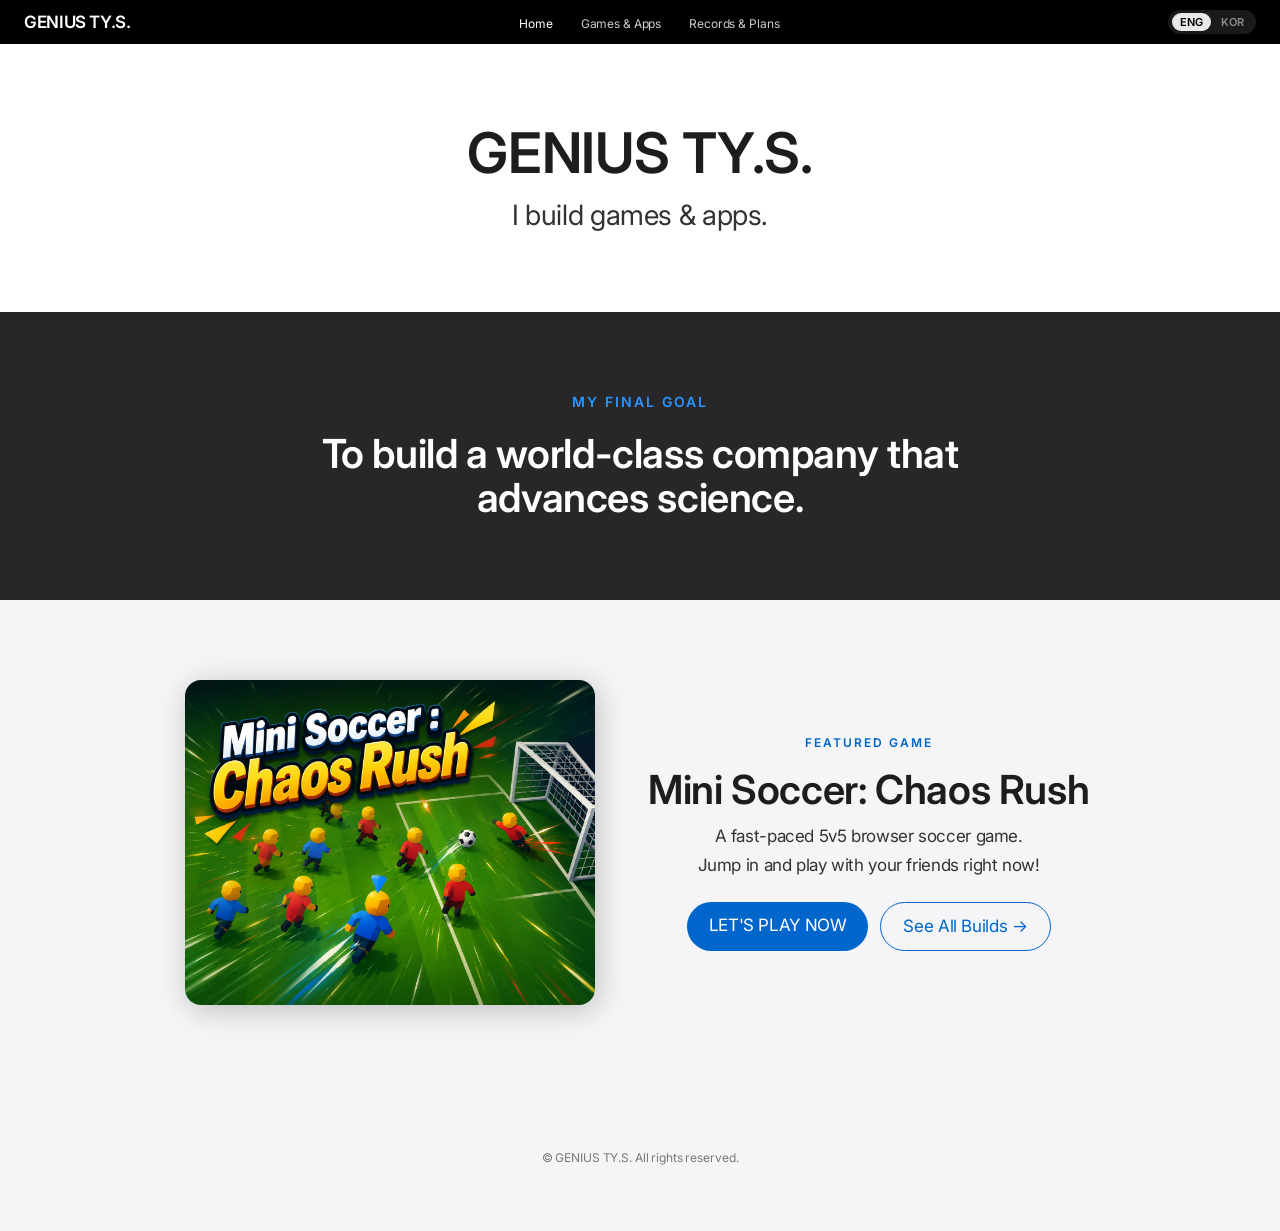
<file: index.html>
<!DOCTYPE html>
<html lang="en">
<head>
  <meta charset="UTF-8" />
  <meta name="viewport" content="width=device-width, initial-scale=1.0" />
  <title>GENIUS TY.S.</title>
  <link rel="stylesheet" href="style.css" />
</head>
<body>

  <!-- Global Nav -->
  <nav class="global-nav">
    <a class="nav-logo" href="index.html">GENIUS TY.S.</a>
    <ul class="nav-links">
      <li><a href="index.html" class="active" data-i18n="nav_home">Home</a></li>
      <li><a href="games.html" data-i18n="nav_games">Games & Apps</a></li>
      <li><a href="records.html" data-i18n="nav_records">Records & Plans</a></li>
    </ul>
    <div class="nav-right">
      <div class="lang-toggle">
        <button class="lang-btn" data-lang="en">ENG</button>
        <button class="lang-btn" data-lang="ko">KOR</button>
      </div>
      <button class="nav-hamburger" id="hamburger" aria-label="Menu">
        <span></span><span></span><span></span>
      </button>
    </div>
  </nav>

  <!-- Mobile menu -->
  <div class="mobile-menu" id="mobile-menu">
    <a href="index.html" data-i18n="nav_home">Home</a>
    <a href="games.html" data-i18n="nav_games">Games & Apps</a>
    <a href="records.html" data-i18n="nav_records">Records & Plans</a>
  </div>

  <main>

    <!-- Hero tile (light) -->
    <section class="tile tile-light">
      <p class="hero-display">GENIUS TY.S.</p>
      <p class="lead" style="color: var(--ink-muted-80); margin-top: 16px;" data-i18n="hero_sub">I build games & apps.</p>
    </section>

    <!-- Goal tile (dark) -->
    <section class="tile tile-dark">
      <p class="goal-eyebrow" data-i18n="goal_eyebrow">My Final Goal</p>
      <p class="display-lg" style="max-width: 680px; word-break: keep-all;" data-i18n="goal_text">To build a world-class company that advances science.</p>
    </section>

    <!-- Featured game tile (parchment) -->
    <section class="tile tile-parchment">
      <div class="featured-layout">
        <img src="assets/screenshots/mini-soccer.png" alt="Mini Soccer: Chaos Rush" class="featured-img">
        <div class="featured-content">
          <p class="featured-tag" data-i18n="featured_tag">Featured Game</p>
          <p class="display-lg" style="margin-bottom: 12px;">Mini Soccer: Chaos Rush</p>
          <p class="body-text" style="color: var(--ink-muted-80);" data-i18n="featured_desc1">A fast-paced 5v5 browser soccer game.</p>
          <p class="body-text" style="color: var(--ink-muted-80); margin-top: 4px;" data-i18n="featured_desc2">Jump in and play with your friends right now!</p>
          <div class="cta-group">
            <a href="https://buoshllim.itch.io/mini-soccer-chaos-rush" target="_blank" class="btn-primary" data-i18n="featured_cta">LET'S PLAY NOW</a>
            <a href="games.html" class="btn-secondary" data-i18n="featured_all">See All Games →</a>
          </div>
        </div>
      </div>
    </section>

  </main>

  <footer>
    <p data-i18n="footer">© GENIUS TY.S. All rights reserved.</p>
  </footer>

  <script src="js/i18n.js"></script>
  <script>
    initLang();

    // Hamburger
    const hamburger = document.getElementById('hamburger');
    const mobileMenu = document.getElementById('mobile-menu');
    hamburger.addEventListener('click', () => {
      mobileMenu.classList.toggle('open');
    });
  </script>
</body>
</html>
</file>
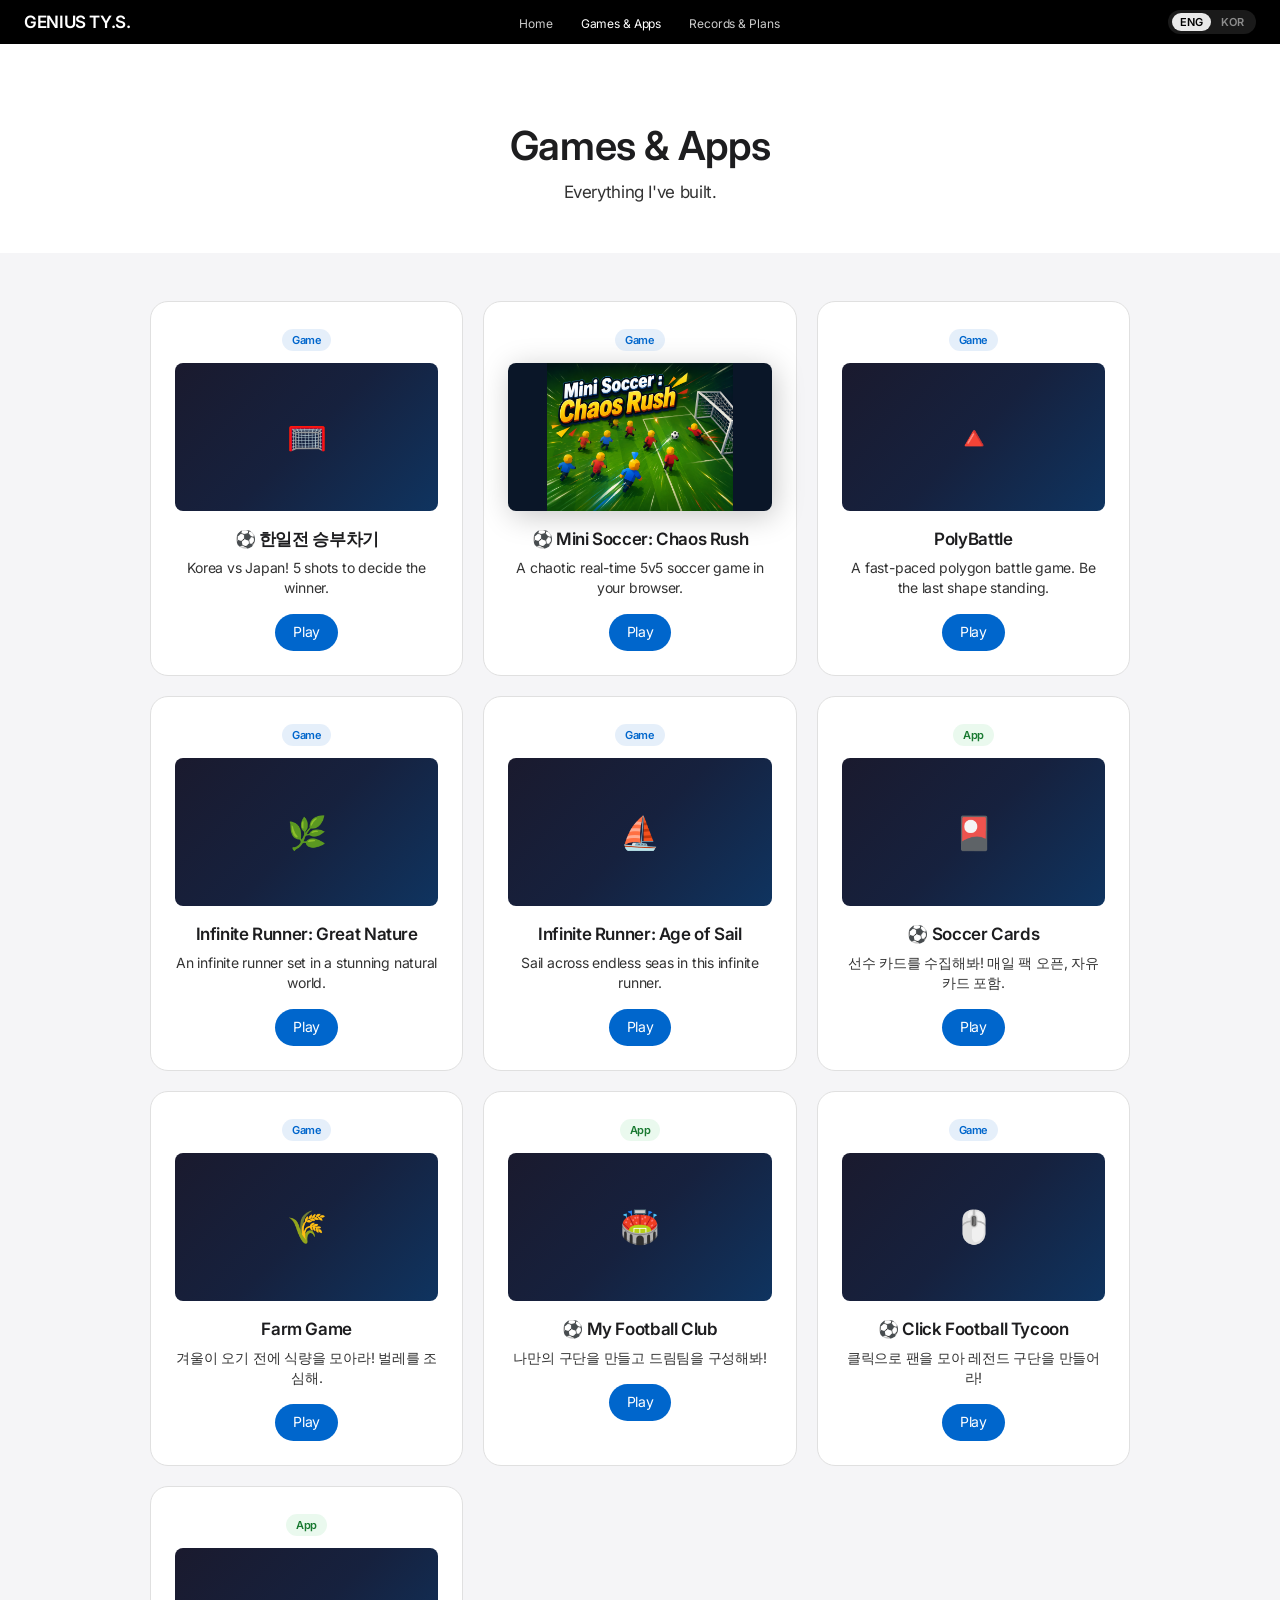
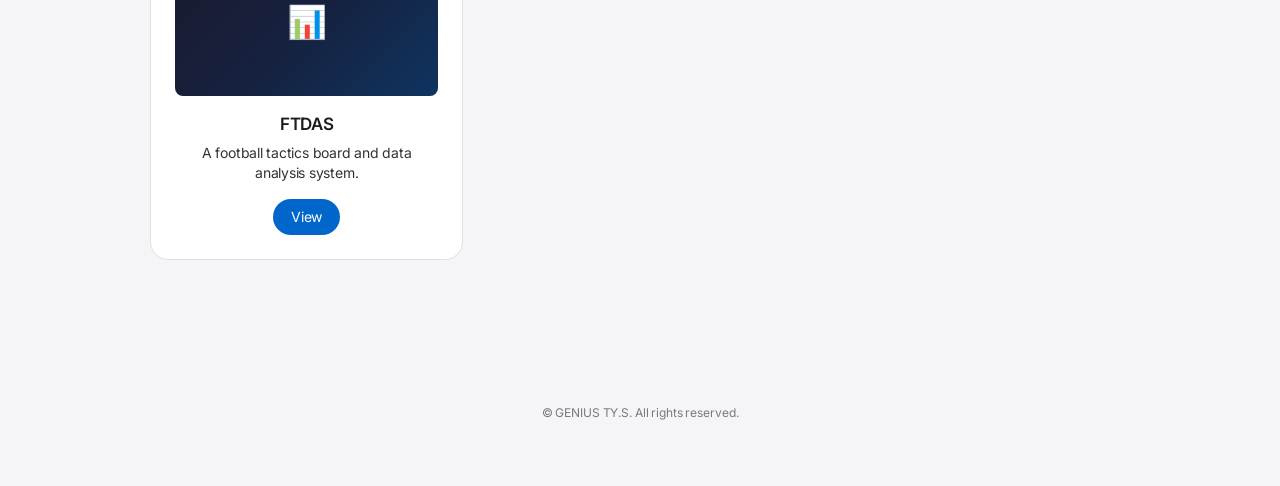
<file: games.html>
<!DOCTYPE html>
<html lang="en">
<head>
  <meta charset="UTF-8" />
  <meta name="viewport" content="width=device-width, initial-scale=1.0" />
  <title>Games & Apps — GENIUS TY.S.</title>
  <link rel="stylesheet" href="style.css" />
</head>
<body>

  <!-- Global Nav -->
  <nav class="global-nav">
    <a class="nav-logo" href="index.html">GENIUS TY.S.</a>
    <ul class="nav-links">
      <li><a href="index.html" data-i18n="nav_home">Home</a></li>
      <li><a href="games.html" class="active" data-i18n="nav_games">Games & Apps</a></li>
      <li><a href="records.html" data-i18n="nav_records">Records & Plans</a></li>
    </ul>
    <div class="nav-right">
      <div class="lang-toggle">
        <button class="lang-btn" data-lang="en">ENG</button>
        <button class="lang-btn" data-lang="ko">KOR</button>
      </div>
      <button class="nav-hamburger" id="hamburger" aria-label="Menu">
        <span></span><span></span><span></span>
      </button>
    </div>
  </nav>

  <!-- Mobile menu -->
  <div class="mobile-menu" id="mobile-menu">
    <a href="index.html" data-i18n="nav_home">Home</a>
    <a href="games.html" data-i18n="nav_games">Games & Apps</a>
    <a href="records.html" data-i18n="nav_records">Records & Plans</a>
  </div>

  <main>

    <!-- Header tile -->
    <section class="tile tile-light" style="padding-bottom: 48px;">
      <h1 class="display-lg" data-i18n="games_title">Games & Apps</h1>
      <p class="body-text" style="color: var(--ink-muted-80); margin-top: 12px;" data-i18n="games_sub">Everything I've built.</p>
    </section>

    <!-- Games grid tile -->
    <section class="tile tile-parchment" style="padding-top: 48px;">
      <div class="grid-3" id="games-grid">

        <!-- 한일전 승부차기 -->
        <div class="card">
          <span class="tag tag-game" data-i18n="tag_game">Game</span>
          <div class="card-placeholder">🥅</div>
          <h3>⚽ 한일전 승부차기</h3>
          <p data-i18n="penalty_desc">한국 vs 일본! 5번의 슛으로 승부를 결정하라.</p>
          <a href="https://ty-soccer-hub.vercel.app/games/penalty-shootout/" target="_blank" class="btn-primary" style="font-size:14px; padding: 8px 18px;" data-i18n="play_btn">Play</a>
        </div>

        <!-- Mini Soccer: Chaos Rush -->
        <div class="card">
          <span class="tag tag-game" data-i18n="tag_game">Game</span>
          <img src="assets/screenshots/mini-soccer.png" alt="Mini Soccer: Chaos Rush">
          <h3>⚽ Mini Soccer: Chaos Rush</h3>
          <p data-i18n="mini_soccer_desc">A chaotic real-time 5v5 soccer game in your browser.</p>
          <a href="https://buoshllim.itch.io/mini-soccer-chaos-rush" target="_blank" class="btn-primary" style="font-size:14px; padding: 8px 18px;" data-i18n="play_btn">Play</a>
        </div>

        <!-- PolyBattle -->
        <div class="card">
          <span class="tag tag-game" data-i18n="tag_game">Game</span>
          <div class="card-placeholder">🔺</div>
          <h3>PolyBattle</h3>
          <p data-i18n="polybattle_desc">A fast-paced polygon battle game.</p>
          <a href="https://buoshllim.itch.io/polybattle" target="_blank" class="btn-primary" style="font-size:14px; padding: 8px 18px;">Play</a>
        </div>

        <!-- Infinite Runner: Great Nature -->
        <div class="card">
          <span class="tag tag-game" data-i18n="tag_game">Game</span>
          <div class="card-placeholder">🌿</div>
          <h3>Infinite Runner: Great Nature</h3>
          <p data-i18n="great_nature_desc">An infinite runner set in a stunning natural world.</p>
          <a href="https://buoshllim.itch.io/infinite-runner-great-nature" target="_blank" class="btn-primary" style="font-size:14px; padding: 8px 18px;">Play</a>
        </div>

        <!-- Infinite Runner: Age of Sail -->
        <div class="card">
          <span class="tag tag-game" data-i18n="tag_game">Game</span>
          <div class="card-placeholder">⛵</div>
          <h3>Infinite Runner: Age of Sail</h3>
          <p data-i18n="age_of_sail_desc">Sail across endless seas in this infinite runner.</p>
          <a href="https://infinite-runner-sail.vercel.app/" target="_blank" class="btn-primary" style="font-size:14px; padding: 8px 18px;">Play</a>
        </div>

        <!-- Soccer Cards -->
        <div class="card">
          <span class="tag tag-app" data-i18n="tag_app">App</span>
          <div class="card-placeholder">🎴</div>
          <h3>⚽ Soccer Cards</h3>
          <p>선수 카드를 수집해봐! 매일 팩 오픈, 자유카드 포함.</p>
          <a href="https://ty-soccer-hub.vercel.app/apps/soccer-cards/" target="_blank" class="btn-primary" style="font-size:14px; padding: 8px 18px;">Play</a>
        </div>

        <!-- Farm Game -->
        <div class="card">
          <span class="tag tag-game" data-i18n="tag_game">Game</span>
          <div class="card-placeholder">🌾</div>
          <h3>Farm Game</h3>
          <p>겨울이 오기 전에 식량을 모아라! 벌레를 조심해.</p>
          <a href="https://ty-mini-game-hub.vercel.app/farm-game/" target="_blank" class="btn-primary" style="font-size:14px; padding: 8px 18px;">Play</a>
        </div>

        <!-- My Football Club -->
        <div class="card">
          <span class="tag tag-app" data-i18n="tag_app">App</span>
          <div class="card-placeholder">🏟️</div>
          <h3>⚽ My Football Club</h3>
          <p>나만의 구단을 만들고 드림팀을 구성해봐!</p>
          <a href="https://ty-soccer-hub.vercel.app/apps/my-football-club/" target="_blank" class="btn-primary" style="font-size:14px; padding: 8px 18px;" data-i18n="play_btn">Play</a>
        </div>

        <!-- Click Football Tycoon -->
        <div class="card">
          <span class="tag tag-game" data-i18n="tag_game">Game</span>
          <div class="card-placeholder">🖱️</div>
          <h3>⚽ Click Football Tycoon</h3>
          <p>클릭으로 팬을 모아 레전드 구단을 만들어라!</p>
          <a href="https://ty-soccer-hub.vercel.app/games/click-football-tycoon/" target="_blank" class="btn-primary" style="font-size:14px; padding: 8px 18px;" data-i18n="play_btn">Play</a>
        </div>

        <!-- FTDAS -->
        <div class="card">
          <span class="tag tag-app" data-i18n="tag_app">App</span>
          <div class="card-placeholder">📊</div>
          <h3>FTDAS</h3>
          <p data-i18n="ftdas_desc">A football tactics board and data analysis system.</p>
          <a href="https://ftdas.vercel.app/" target="_blank" class="btn-primary" style="font-size:14px; padding: 8px 18px;">View</a>
        </div>

      </div>
    </section>

  </main>

  <footer>
    <p data-i18n="footer">© GENIUS TY.S. All rights reserved.</p>
  </footer>

  <script src="js/i18n.js"></script>
  <script>
    initLang();

    const hamburger = document.getElementById('hamburger');
    const mobileMenu = document.getElementById('mobile-menu');
    hamburger.addEventListener('click', () => {
      mobileMenu.classList.toggle('open');
    });
  </script>
</body>
</html>
</file>
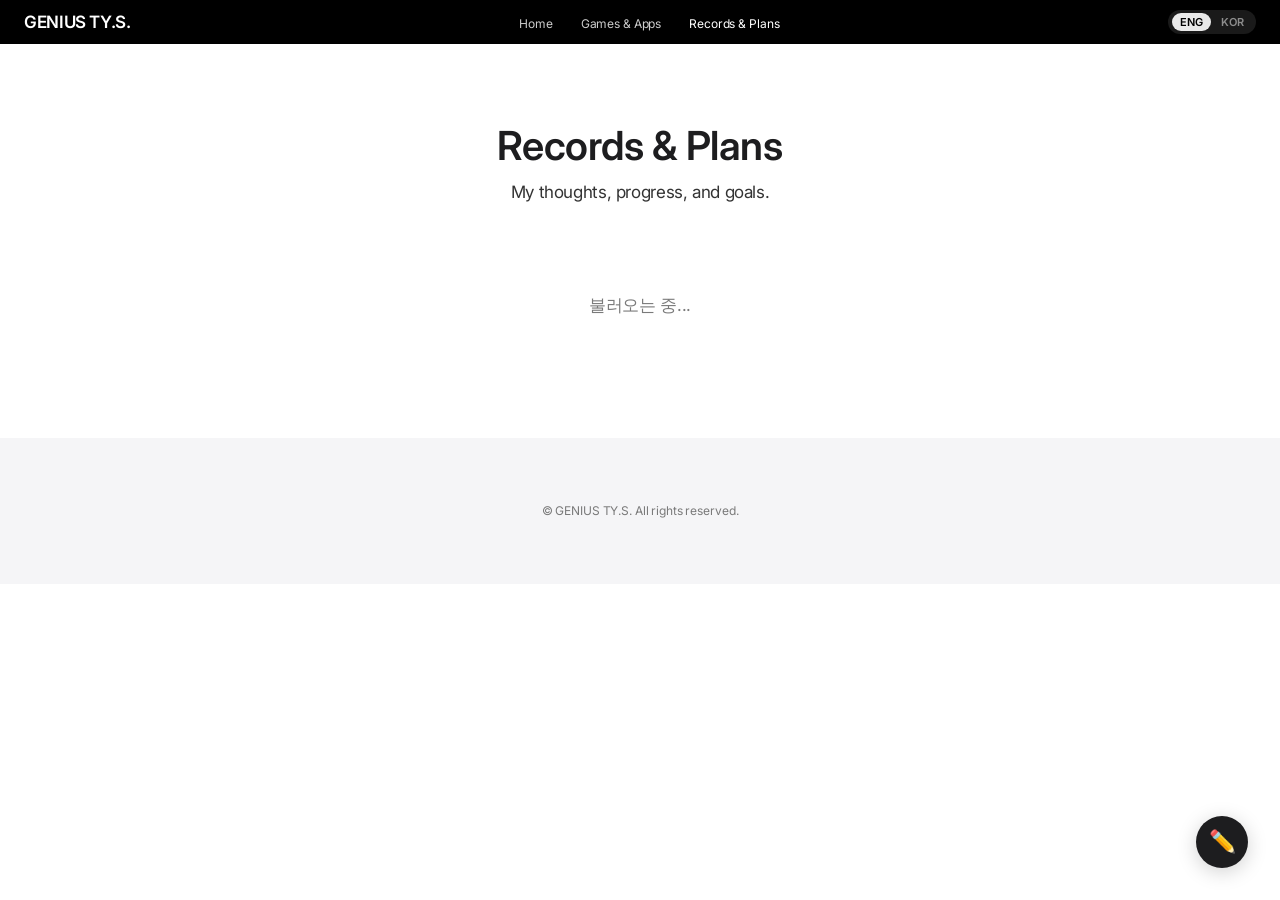
<file: records.html>
<!DOCTYPE html>
<html lang="en">
<head>
  <meta charset="UTF-8" />
  <meta name="viewport" content="width=device-width, initial-scale=1.0" />
  <title>Records & Plans — GENIUS TY.S.</title>
  <link rel="stylesheet" href="style.css" />
  <style>
    /* Floating write button */
    .fab {
      position: fixed;
      bottom: 32px;
      right: 32px;
      width: 52px;
      height: 52px;
      border-radius: 50%;
      background: var(--ink);
      color: #fff;
      border: none;
      font-size: 22px;
      cursor: pointer;
      box-shadow: 0 4px 20px rgba(0,0,0,0.18);
      display: flex;
      align-items: center;
      justify-content: center;
      transition: transform 0.15s, background 0.15s;
      z-index: 50;
    }
    .fab:hover { background: var(--primary); transform: scale(1.08); }
    .fab:active { transform: scale(0.95); }

    /* Modal overlay */
    .modal-overlay {
      position: fixed;
      inset: 0;
      background: rgba(0,0,0,0.5);
      backdrop-filter: blur(8px);
      z-index: 150;
      display: flex;
      align-items: flex-end;
      justify-content: center;
      opacity: 0;
      pointer-events: none;
      transition: opacity 0.25s;
    }
    .modal-overlay.open {
      opacity: 1;
      pointer-events: all;
    }
    .modal-box {
      background: var(--canvas);
      width: 100%;
      max-width: 680px;
      max-height: 92vh;
      overflow-y: auto;
      border-radius: 20px 20px 0 0;
      padding: 28px 28px 48px;
      transform: translateY(100%);
      transition: transform 0.3s cubic-bezier(0.32,0.72,0,1);
    }
    .modal-overlay.open .modal-box {
      transform: translateY(0);
    }
    .modal-handle {
      width: 36px;
      height: 4px;
      background: var(--hairline);
      border-radius: 2px;
      margin: 0 auto 24px;
    }
    .modal-title {
      font-size: 21px;
      font-weight: 600;
      margin-bottom: 24px;
      letter-spacing: -0.374px;
    }

    /* Form */
    .form-group { margin-bottom: 18px; }
    .form-group label { display: block; font-size: 11px; font-weight: 600; letter-spacing: 1px; text-transform: uppercase; color: var(--ink-muted-48); margin-bottom: 6px; }
    .form-group input, .form-group select, .form-group textarea {
      width: 100%; background: var(--canvas-parchment); border: 1px solid var(--hairline);
      border-radius: 8px; padding: 11px 14px; font-family: var(--font); font-size: 16px;
      color: var(--ink); outline: none; transition: border-color 0.2s;
    }
    .form-group input:focus, .form-group select:focus, .form-group textarea:focus { border-color: var(--primary); }
    .form-group textarea { min-height: 200px; resize: vertical; line-height: 1.6; }
    .form-row { display: flex; gap: 12px; }
    .form-row .form-group { flex: 1; }
    .status-msg { margin-top: 10px; padding: 10px 14px; border-radius: 8px; font-size: 13px; display: none; }
    .status-ok  { background: rgba(52,199,89,0.1);  color: #1a7a32; }
    .status-err { background: rgba(255,59,48,0.1);  color: #c0392b; }

    /* Password screen inside modal */
    .pw-screen { text-align: center; padding: 20px 0; }
    .pw-screen h3 { font-size: 18px; font-weight: 600; margin-bottom: 8px; }
    .pw-screen p  { font-size: 14px; color: var(--ink-muted-80); margin-bottom: 20px; }
    .pw-screen input {
      width: 100%; background: var(--canvas-parchment); border: 1px solid var(--hairline);
      border-radius: 8px; padding: 12px; font-family: var(--font); font-size: 20px;
      text-align: center; letter-spacing: 6px; outline: none; margin-bottom: 12px;
    }
    .pw-screen input:focus { border-color: var(--primary); }
    .pw-error { color: #c0392b; font-size: 13px; margin-top: 6px; display: none; }
  </style>
</head>
<body>

  <nav class="global-nav">
    <a class="nav-logo" href="index.html">GENIUS TY.S.</a>
    <ul class="nav-links">
      <li><a href="index.html" data-i18n="nav_home">Home</a></li>
      <li><a href="games.html" data-i18n="nav_games">Games & Apps</a></li>
      <li><a href="records.html" class="active" data-i18n="nav_records">Records & Plans</a></li>
    </ul>
    <div class="nav-right">
      <div class="lang-toggle">
        <button class="lang-btn" data-lang="en">ENG</button>
        <button class="lang-btn" data-lang="ko">KOR</button>
      </div>
      <button class="nav-hamburger" id="hamburger" aria-label="Menu">
        <span></span><span></span><span></span>
      </button>
    </div>
  </nav>

  <div class="mobile-menu" id="mobile-menu">
    <a href="index.html" data-i18n="nav_home">Home</a>
    <a href="games.html" data-i18n="nav_games">Games & Apps</a>
    <a href="records.html" data-i18n="nav_records">Records & Plans</a>
  </div>

  <main>
    <section class="tile tile-light">
      <h1 class="display-lg" data-i18n="records_title">Records & Plans</h1>
      <p class="body-text" style="color:var(--ink-muted-80);margin-top:12px;" data-i18n="records_sub">My thoughts, progress, and goals.</p>
      <div class="post-list" id="post-list" style="margin-top:48px;">
        <p style="color:var(--ink-muted-48);padding:40px 0;">불러오는 중...</p>
      </div>
      <div id="pagination" style="display:none;align-items:center;gap:20px;justify-content:center;margin-top:32px;">
        <button id="pg-prev" class="btn-secondary" style="padding:8px 20px;font-size:14px;" onclick="goPage(-1)">← 이전</button>
        <span id="pg-info" style="font-size:14px;color:var(--ink-muted-48);min-width:48px;text-align:center;"></span>
        <button id="pg-next" class="btn-secondary" style="padding:8px 20px;font-size:14px;" onclick="goPage(1)">다음 →</button>
      </div>
    </section>
  </main>

  <footer><p data-i18n="footer">© GENIUS TY.S. All rights reserved.</p></footer>

  <!-- Floating write button -->
  <button class="fab" id="fab" title="글 쓰기">✏️</button>

  <!-- Write modal -->
  <div class="modal-overlay" id="modal-overlay">
    <div class="modal-box">
      <div class="modal-handle"></div>

      <!-- Password screen -->
      <div id="pw-screen" class="pw-screen" style="display:none;">
        <h3>🔒 비밀번호</h3>
        <p>GENIUS TY.S.만 들어올 수 있어!</p>
        <input type="password" id="pw-input" placeholder="••••••" onkeydown="if(event.key==='Enter')checkPw()" />
        <button class="btn-primary" style="width:100%;padding:12px;" onclick="checkPw()">입장!</button>
        <p class="pw-error" id="pw-error">❌ 비밀번호가 틀렸어!</p>
      </div>

      <!-- Write form -->
      <div id="write-form" style="display:none;">
        <div class="modal-title">✏️ 새 글 쓰기</div>

        <div class="form-group">
          <label>종류</label>
          <div style="display:flex;gap:20px;padding:6px 0;">
            <label style="display:flex;align-items:center;gap:7px;cursor:pointer;white-space:nowrap;">
              <input type="radio" name="category" id="cat-record" value="record" checked />
              <span style="font-size:15px;">기록</span>
            </label>
            <label style="display:flex;align-items:center;gap:7px;cursor:pointer;white-space:nowrap;">
              <input type="radio" name="category" id="cat-plan" value="plan" />
              <span style="font-size:15px;">계획 & 목표</span>
            </label>
          </div>
        </div>

        <div class="form-group">
          <label>제목 (한국어)</label>
          <input type="text" id="title-ko" placeholder="글 제목" />
        </div>

        <div class="form-group">
          <label>내용 (한국어)</label>
          <textarea id="content-ko"></textarea>
        </div>

        <hr style="border:none;border-top:1px solid var(--hairline);margin:4px 0 18px;" />

        <div class="form-group">
          <label>제목 (영어) <span id="title-en-status" style="font-weight:400;letter-spacing:0;color:var(--primary);font-size:11px;"></span></label>
          <input type="text" id="title-en" placeholder="한국어로 작성하고 1초 멈추면 자동 번역 돼!" />
        </div>

        <div class="form-group">
          <label>내용 (영어) <span id="en-status" style="font-weight:400;letter-spacing:0;color:var(--primary);font-size:11px;"></span></label>
          <textarea id="content-en" placeholder="한국어로 작성하고 1초 멈추면 자동 번역 돼!" style="min-height:200px;"></textarea>
        </div>

        <div style="display:flex;gap:12px;">
          <button class="btn-primary" id="submit-btn" onclick="submitPost()" style="flex:1;padding:12px;border:none;cursor:pointer;">🚀 올리기</button>
          <button class="btn-secondary" onclick="closeModal()" style="padding:12px 20px;cursor:pointer;">닫기</button>
        </div>
        <div class="status-msg" id="status-msg"></div>
      </div>
    </div>
  </div>

  <script src="js/i18n.js"></script>
  <script src="js/db.js"></script>
  <script>
    const SESSION_KEY = 'geniustys_auth';
    const PW_KEY = 'geniustys_pw';

    // Post list with pagination
    const PAGE_SIZE = 10;
    let allPosts = [];
    let currentPage = 1;

    function renderPage() {
      const el = document.getElementById('post-list');
      if (!allPosts.length) {
        el.innerHTML = `<p style="color:var(--ink-muted-48);padding:40px 0;">${t('records_empty')}</p>`;
        document.getElementById('pagination').style.display = 'none';
        return;
      }
      const totalPages = Math.ceil(allPosts.length / PAGE_SIZE);
      const start = (currentPage - 1) * PAGE_SIZE;
      const page = allPosts.slice(start, start + PAGE_SIZE);

      el.innerHTML = page.map(post => {
        const title = currentLang === 'ko' ? post.title_ko : (post.title_en || post.title_ko);
        const catKey = post.category === 'record' ? 'cat_record' : 'cat_plan';
        const catClass = post.category === 'record' ? 'cat-record' : 'cat-plan';
        return `
          <a class="post-item" href="post.html?slug=${encodeURIComponent(post.slug)}">
            <span class="post-date">${post.date}</span>
            <span class="post-title">${title}</span>
            <span class="post-cat ${catClass}">${t(catKey)}</span>
          </a>`;
      }).join('');

      const pg = document.getElementById('pagination');
      if (totalPages <= 1) { pg.style.display = 'none'; return; }
      pg.style.display = 'flex';
      document.getElementById('pg-prev').disabled = currentPage === 1;
      document.getElementById('pg-next').disabled = currentPage === totalPages;
      document.getElementById('pg-info').textContent = `${currentPage} / ${totalPages}`;
    }

    async function renderPosts() {
      const el = document.getElementById('post-list');
      el.innerHTML = `<p style="color:var(--ink-muted-48);padding:40px 0;">불러오는 중...</p>`;
      allPosts = await dbFetchPosts();
      currentPage = 1;
      renderPage();
    }

    // Modal
    function openModal() {
      document.getElementById('modal-overlay').classList.add('open');
      document.body.style.overflow = 'hidden';
      if (sessionStorage.getItem(SESSION_KEY) === '1') {
        document.getElementById('pw-screen').style.display = 'none';
        document.getElementById('write-form').style.display = 'block';
      } else {
        document.getElementById('pw-screen').style.display = 'block';
        document.getElementById('write-form').style.display = 'none';
        setTimeout(() => document.getElementById('pw-input').focus(), 300);
      }
    }

    function closeModal() {
      document.getElementById('modal-overlay').classList.remove('open');
      document.body.style.overflow = '';
    }

    // Close on overlay click (not on drag-out)
    let overlayMouseDown = false;
    const _overlay = document.getElementById('modal-overlay');
    _overlay.addEventListener('mousedown', e => { overlayMouseDown = e.target === _overlay; });
    _overlay.addEventListener('mouseup', e => {
      if (overlayMouseDown && e.target === _overlay) closeModal();
      overlayMouseDown = false;
    });

    // Password
    async function checkPw() {
      const val = document.getElementById('pw-input').value;
      const res = await fetch('/api/publish', {
        method: 'POST',
        headers: { 'Content-Type': 'application/json' },
        body: JSON.stringify({ password: val, action: 'check' })
      });
      if (res.status === 401) {
        document.getElementById('pw-error').style.display = 'block';
      } else {
        sessionStorage.setItem(SESSION_KEY, '1');
        sessionStorage.setItem(PW_KEY, val);
        document.getElementById('pw-screen').style.display = 'none';
        document.getElementById('write-form').style.display = 'block';
      }
    }

    // Auto-translate (line-by-line, markdown-safe)
    async function translateBatch(text, statusEl) {
      if (!text.trim()) return '';
      if (statusEl) statusEl.textContent = '번역 중...';
      try {
        const lines = text.split('\n');
        const entries = [];
        for (const line of lines) {
          if (!line.trim()) { entries.push(null); continue; }
          const bm = line.match(/^(#{1,6} |[-*+] |\d+\. |> )(.*)/);
          const prefix = bm ? bm[1] : '';
          const raw = bm ? bm[2] : line;
          const store = [];
          const ph = s => { store.push(s); return `{{${store.length - 1}}}`; };
          const r = raw
            .replace(/`[^`\n]+`/g, ph)
            .replace(/\*\*[^*\n]+\*\*/g, ph)
            .replace(/~~[^~\n]+~~/g, ph)
            .replace(/\*[^*\n]+\*/g, ph);
          entries.push({ prefix, r, store });
        }
        const nonNull = entries.filter(Boolean);
        if (!nonNull.length) return '';
        const batch = nonNull.map(e => e.r).join(' ||| ');
        const res = await fetch(`https://api.mymemory.translated.net/get?q=${encodeURIComponent(batch)}&langpair=ko|en`);
        const data = await res.json();
        if (data.responseStatus === 200) {
          const parts = data.responseData.translatedText.split(/\s*\|\|\|\s*/);
          let j = 0;
          return entries.map(e => {
            if (!e) return '';
            const translated = parts[j] !== undefined ? parts[j++] : (j++, e.r);
            return e.prefix + translated.replace(/\{\{\s*(\d+)\s*\}\}/g, (_, i) => e.store[+i] ?? '');
          }).join('\n');
        }
      } catch(e) {}
      finally { if (statusEl) statusEl.textContent = ''; }
      return '';
    }

    let titleTranslateTimer = null, contentTranslateTimer = null;
    document.getElementById('title-ko').addEventListener('input', () => {
      clearTimeout(titleTranslateTimer);
      titleTranslateTimer = setTimeout(async () => {
        const result = await translateBatch(document.getElementById('title-ko').value, document.getElementById('title-en-status'));
        if (result) document.getElementById('title-en').value = result;
      }, 1000);
    });
    document.getElementById('content-ko').addEventListener('input', () => {
      clearTimeout(contentTranslateTimer);
      contentTranslateTimer = setTimeout(async () => {
        const result = await translateBatch(document.getElementById('content-ko').value, document.getElementById('en-status'));
        document.getElementById('content-en').value = result;
      }, 1000);
    });

    // Submit
    function slugify(text) {
      return text.replace(/[^a-z0-9가-힣\s]/gi,'').trim().replace(/\s+/g,'-').toLowerCase().substring(0,50);
    }

    function today() {
      const d = new Date();
      const y = d.getFullYear(), m = String(d.getMonth()+1).padStart(2,'0'), dd = String(d.getDate()).padStart(2,'0');
      const hh = String(d.getHours()).padStart(2,'0'), mi = String(d.getMinutes()).padStart(2,'0');
      return { iso:`${y}-${m}-${dd}`, display:`${y}.${m}.${dd} ${hh}:${mi}` };
    }

    async function submitPost() {
      const titleKo = document.getElementById('title-ko').value.trim();
      const titleEn = document.getElementById('title-en').value.trim();
      const category = document.querySelector('input[name="category"]:checked').value;
      const contentKo = document.getElementById('content-ko').value.trim();
      const contentEn = document.getElementById('content-en').value.trim();
      const pw = sessionStorage.getItem(PW_KEY);

      if (!titleKo || !contentKo) { showStatus('제목이랑 내용을 입력해줘!', false); return; }

      const btn = document.getElementById('submit-btn');
      btn.textContent = '저장 중...'; btn.disabled = true;

      const { iso, display } = today();
      const slug = `${iso}-${slugify(titleKo)}`;

      const res = await fetch('/api/publish', {
        method: 'POST',
        headers: { 'Content-Type': 'application/json' },
        body: JSON.stringify({ password: pw, action: 'create', slug, title_ko: titleKo, title_en: titleEn, category, content_ko: contentKo, content_en: contentEn, date: display })
      });

      const data = await res.json();
      if (!res.ok) { showStatus(`오류: ${data.error}`, false); }
      else {
        showStatus('🎉 올렸어!', true);
        document.getElementById('title-ko').value = '';
        document.getElementById('title-en').value = '';
        document.getElementById('content-ko').value = '';
        document.getElementById('content-en').value = '';
        renderPosts();
        setTimeout(closeModal, 1500);
      }

      btn.textContent = '🚀 올리기'; btn.disabled = false;
    }

    function showStatus(msg, ok) {
      const el = document.getElementById('status-msg');
      el.textContent = msg; el.className = `status-msg ${ok ? 'status-ok' : 'status-err'}`;
      el.style.display = 'block';
    }

    // Markdown placeholder
    document.getElementById('content-ko').placeholder = "여기에 내용을 작성해!\n마크다운 언어도 가능해.\n\n# 큰 제목\n## 작은 제목\n### 더 작은 제목\n\n**굵게**\n*기울이기*\n\n- 목록1\n- 목록2\n\n1. 순서 있는 목록1\n2. 순서 있는 목록2";

    // FAB
    document.getElementById('fab').addEventListener('click', openModal);

    function goPage(dir) {
      const totalPages = Math.ceil(allPosts.length / PAGE_SIZE);
      currentPage = Math.max(1, Math.min(totalPages, currentPage + dir));
      renderPage();
      window.scrollTo({ top: 0, behavior: 'smooth' });
    }

    function onLangChange() { renderPage(); }
    initLang();
    renderPosts();

    document.getElementById('hamburger').addEventListener('click', () => {
      document.getElementById('mobile-menu').classList.toggle('open');
    });
  </script>
</body>
</html>
</file>
<file: style.css>
/* GENIUS TY.S. — Apple-style design system */

@import url('https://fonts.googleapis.com/css2?family=Inter:wght@300;400;600;700&display=swap');

:root {
  --primary: #0066cc;
  --primary-focus: #0071e3;
  --primary-on-dark: #2997ff;

  --canvas: #ffffff;
  --canvas-parchment: #f5f5f7;
  --surface-pearl: #fafafc;
  --tile-1: #272729;
  --tile-2: #2a2a2c;
  --surface-black: #000000;

  --ink: #1d1d1f;
  --body-on-dark: #ffffff;
  --body-muted: #cccccc;
  --ink-muted-80: #333333;
  --ink-muted-48: #7a7a7a;

  --hairline: #e0e0e0;
  --divider-soft: rgba(0, 0, 0, 0.04);

  --product-shadow: rgba(0, 0, 0, 0.22) 3px 5px 30px 0;

  --font: 'Inter', system-ui, -apple-system, sans-serif;
}

* {
  margin: 0;
  padding: 0;
  box-sizing: border-box;
}

html {
  scroll-behavior: smooth;
}

body {
  font-family: var(--font);
  background: var(--canvas);
  color: var(--ink);
  font-size: 17px;
  line-height: 1.47;
  letter-spacing: -0.374px;
  -webkit-font-smoothing: antialiased;
}

/* ── Global Nav ── */
.global-nav {
  position: fixed;
  top: 0;
  left: 0;
  right: 0;
  z-index: 100;
  height: 44px;
  background: var(--surface-black);
  display: flex;
  align-items: center;
  justify-content: space-between;
  padding: 0 24px;
}

.nav-logo {
  color: var(--body-on-dark);
  font-size: 17px;
  font-weight: 600;
  letter-spacing: -0.374px;
  text-decoration: none;
}

.nav-links {
  display: flex;
  align-items: center;
  gap: 28px;
  list-style: none;
}

.nav-links a {
  color: rgba(255, 255, 255, 0.8);
  font-size: 12px;
  font-weight: 400;
  letter-spacing: -0.12px;
  text-decoration: none;
  transition: color 0.2s;
}

.nav-links a:hover,
.nav-links a.active {
  color: var(--body-on-dark);
}

.nav-right {
  display: flex;
  align-items: center;
  gap: 12px;
}

.lang-toggle {
  display: flex;
  align-items: center;
  gap: 2px;
  background: rgba(255, 255, 255, 0.1);
  border-radius: 9999px;
  padding: 3px 4px;
}

.lang-btn {
  background: none;
  border: none;
  color: rgba(255, 255, 255, 0.5);
  font-size: 11px;
  font-weight: 600;
  padding: 2px 8px;
  border-radius: 9999px;
  cursor: pointer;
  transition: all 0.2s;
  font-family: var(--font);
}

.lang-btn.active {
  background: rgba(255, 255, 255, 0.9);
  color: var(--surface-black);
}

/* ── Page wrapper ── */
main {
  padding-top: 44px;
}

/* ── Tiles ── */
.tile {
  width: 100%;
  padding: 80px 24px;
  display: flex;
  flex-direction: column;
  align-items: center;
  text-align: center;
}

.tile-light {
  background: var(--canvas);
  color: var(--ink);
}

.tile-parchment {
  background: var(--canvas-parchment);
  color: var(--ink);
}

.tile-dark {
  background: var(--tile-1);
  color: var(--body-on-dark);
}

.tile-dark-2 {
  background: var(--tile-2);
  color: var(--body-on-dark);
}

/* ── Typography ── */
.hero-display {
  font-size: 56px;
  font-weight: 600;
  line-height: 1.07;
  letter-spacing: -0.28px;
}

.display-lg {
  font-size: 40px;
  font-weight: 600;
  line-height: 1.10;
}

.display-md {
  font-size: 34px;
  font-weight: 600;
  line-height: 1.47;
  letter-spacing: -0.374px;
}

.lead {
  font-size: 28px;
  font-weight: 400;
  line-height: 1.14;
}

.tagline {
  font-size: 21px;
  font-weight: 600;
  line-height: 1.19;
  letter-spacing: 0.231px;
}

.body-text {
  font-size: 17px;
  font-weight: 400;
  line-height: 1.47;
  letter-spacing: -0.374px;
}

.caption {
  font-size: 14px;
  font-weight: 400;
  line-height: 1.43;
  letter-spacing: -0.224px;
}

/* ── Buttons ── */
.btn-primary {
  display: inline-block;
  background: var(--primary);
  color: #ffffff;
  font-family: var(--font);
  font-size: 17px;
  font-weight: 400;
  letter-spacing: -0.374px;
  padding: 11px 22px;
  border-radius: 9999px;
  text-decoration: none;
  border: none;
  cursor: pointer;
  transition: transform 0.1s;
}

.btn-primary:active {
  transform: scale(0.95);
}

.btn-secondary {
  display: inline-block;
  background: transparent;
  color: var(--primary);
  font-family: var(--font);
  font-size: 17px;
  font-weight: 400;
  letter-spacing: -0.374px;
  padding: 11px 22px;
  border-radius: 9999px;
  border: 1px solid var(--primary);
  text-decoration: none;
  cursor: pointer;
  transition: transform 0.1s;
}

.btn-secondary:active {
  transform: scale(0.95);
}

.btn-on-dark {
  color: var(--primary-on-dark);
  border-color: var(--primary-on-dark);
}

.cta-group {
  display: flex;
  gap: 12px;
  justify-content: center;
  flex-wrap: wrap;
  margin-top: 24px;
}

/* ── Cards ── */
.card {
  background: var(--canvas);
  border: 1px solid var(--hairline);
  border-radius: 18px;
  padding: 24px;
  transition: transform 0.2s;
}

.card:hover {
  transform: translateY(-2px);
}

.card img {
  width: 100%;
  aspect-ratio: 16/9;
  object-fit: contain;
  background: #0a1628;
  border-radius: 8px;
  display: block;
  margin-bottom: 16px;
  box-shadow: var(--product-shadow);
}

.card-placeholder {
  width: 100%;
  aspect-ratio: 16/9;
  border-radius: 8px;
  margin-bottom: 16px;
  display: flex;
  align-items: center;
  justify-content: center;
  font-size: 32px;
  background: linear-gradient(135deg, #1a1a2e 0%, #16213e 50%, #0f3460 100%);
}

.card h3 {
  font-size: 17px;
  font-weight: 600;
  letter-spacing: -0.374px;
  margin-bottom: 6px;
  color: var(--ink);
}

.card p {
  font-size: 14px;
  color: var(--ink-muted-80);
  letter-spacing: -0.224px;
  line-height: 1.43;
  margin-bottom: 16px;
}

.tag {
  display: inline-block;
  font-size: 11px;
  font-weight: 600;
  padding: 3px 10px;
  border-radius: 9999px;
  margin-bottom: 12px;
}

.tag-game {
  background: rgba(0, 102, 204, 0.1);
  color: var(--primary);
}

.tag-app {
  background: rgba(52, 199, 89, 0.1);
  color: #1a7a32;
}

/* ── Grid ── */
.grid-3 {
  display: grid;
  grid-template-columns: repeat(3, 1fr);
  gap: 20px;
  width: 100%;
  max-width: 980px;
  margin: 0 auto;
}

.grid-2 {
  display: grid;
  grid-template-columns: repeat(2, 1fr);
  gap: 20px;
  width: 100%;
  max-width: 980px;
  margin: 0 auto;
}

/* ── Content container ── */
.content {
  max-width: 980px;
  width: 100%;
  margin: 0 auto;
}

/* ── Goal tile ── */
.goal-eyebrow {
  font-size: 14px;
  font-weight: 600;
  letter-spacing: 2px;
  text-transform: uppercase;
  color: var(--primary-on-dark);
  margin-bottom: 20px;
}

/* ── Featured game tile ── */
.featured-layout {
  display: flex;
  gap: 48px;
  align-items: center;
}

.featured-img {
  width: 45%;
  max-width: 420px;
  flex-shrink: 0;
  border-radius: 16px;
  box-shadow: var(--product-shadow);
}

.featured-content {
  flex: 1;
}

@media (max-width: 640px) {
  .featured-layout {
    flex-direction: column;
    gap: 24px;
  }
  .featured-img {
    width: 100%;
    max-width: none;
  }
  .featured-content .cta-group {
    justify-content: center !important;
  }
}

.featured-tag {
  font-size: 12px;
  font-weight: 600;
  letter-spacing: 2px;
  text-transform: uppercase;
  color: var(--primary);
  margin-bottom: 16px;
}

/* ── Post list ── */
.post-list {
  max-width: 680px;
  width: 100%;
  margin: 0 auto;
}

.post-item {
  display: flex;
  align-items: baseline;
  gap: 16px;
  padding: 20px 0;
  border-bottom: 1px solid var(--hairline);
  text-decoration: none;
  color: var(--ink);
  transition: opacity 0.2s;
}

.post-item:hover {
  opacity: 0.6;
}

.post-date {
  font-size: 12px;
  color: var(--ink-muted-48);
  letter-spacing: -0.12px;
  white-space: nowrap;
  flex-shrink: 0;
}

.post-title {
  font-size: 17px;
  font-weight: 400;
  letter-spacing: -0.374px;
  flex: 1;
}

.post-cat {
  font-size: 11px;
  font-weight: 600;
  padding: 3px 10px;
  border-radius: 9999px;
  white-space: nowrap;
  flex-shrink: 0;
  min-width: 90px;
  text-align: center;
}

.cat-record {
  background: rgba(0, 102, 204, 0.08);
  color: var(--primary);
}

.cat-plan {
  background: rgba(255, 149, 0, 0.1);
  color: #a05a00;
}

/* ── Post content ── */
.post-content {
  max-width: 680px;
  width: 100%;
  margin: 0 auto;
  padding: 60px 24px 80px;
}

.post-content h1 {
  font-size: 40px;
  font-weight: 600;
  line-height: 1.10;
  margin-bottom: 12px;
}

.post-content .post-meta {
  font-size: 14px;
  color: var(--ink-muted-48);
  margin-bottom: 40px;
  display: flex;
  gap: 12px;
  align-items: center;
}

.post-content p { margin-bottom: 20px; }
.post-content h2 { font-size: 28px; font-weight: 600; margin: 40px 0 16px; }
.post-content h3 { font-size: 21px; font-weight: 600; margin: 32px 0 12px; }
.post-content ul, .post-content ol { padding-left: 24px; margin-bottom: 20px; }
.post-content li { margin-bottom: 8px; }
.post-content blockquote { border-left: 3px solid var(--hairline); margin: 20px 0; padding: 4px 20px; color: var(--ink-muted-80); }
.post-content code { background: var(--canvas-parchment); padding: 2px 6px; border-radius: 4px; font-size: 14px; }
.post-content pre { background: var(--tile-1); color: var(--body-on-dark); padding: 20px; border-radius: 12px; overflow-x: auto; margin-bottom: 20px; }
.post-content pre code { background: none; padding: 0; color: inherit; }

/* ── Footer ── */
footer {
  background: var(--canvas-parchment);
  padding: 64px 24px;
  text-align: center;
}

footer p {
  font-size: 12px;
  color: var(--ink-muted-48);
  letter-spacing: -0.12px;
}

/* ── Hamburger (mobile) ── */
.nav-hamburger {
  display: none;
  background: none;
  border: none;
  cursor: pointer;
  padding: 4px;
}

.nav-hamburger span {
  display: block;
  width: 18px;
  height: 1.5px;
  background: rgba(255,255,255,0.8);
  margin: 4px 0;
  transition: all 0.3s;
}

.mobile-menu {
  display: none;
  position: fixed;
  top: 44px;
  left: 0;
  right: 0;
  background: rgba(0,0,0,0.95);
  backdrop-filter: blur(20px);
  padding: 20px 24px;
  z-index: 99;
}

.mobile-menu.open {
  display: block;
}

.mobile-menu a {
  display: block;
  color: rgba(255,255,255,0.8);
  font-size: 17px;
  text-decoration: none;
  padding: 12px 0;
  border-bottom: 1px solid rgba(255,255,255,0.08);
}

/* ── Responsive ── */
@media (max-width: 833px) {
  .nav-links { display: none; }
  .nav-hamburger { display: block; }
}

@media (max-width: 768px) {
  .tile { padding: 60px 20px; }
  .hero-display { font-size: 40px; }
  .display-lg { font-size: 34px; }
  .lead { font-size: 22px; }
  .grid-3 { grid-template-columns: 1fr; }
  .grid-2 { grid-template-columns: 1fr; }
}

@media (max-width: 419px) {
  .hero-display { font-size: 28px; }
  .display-lg { font-size: 28px; }
}
</file>
